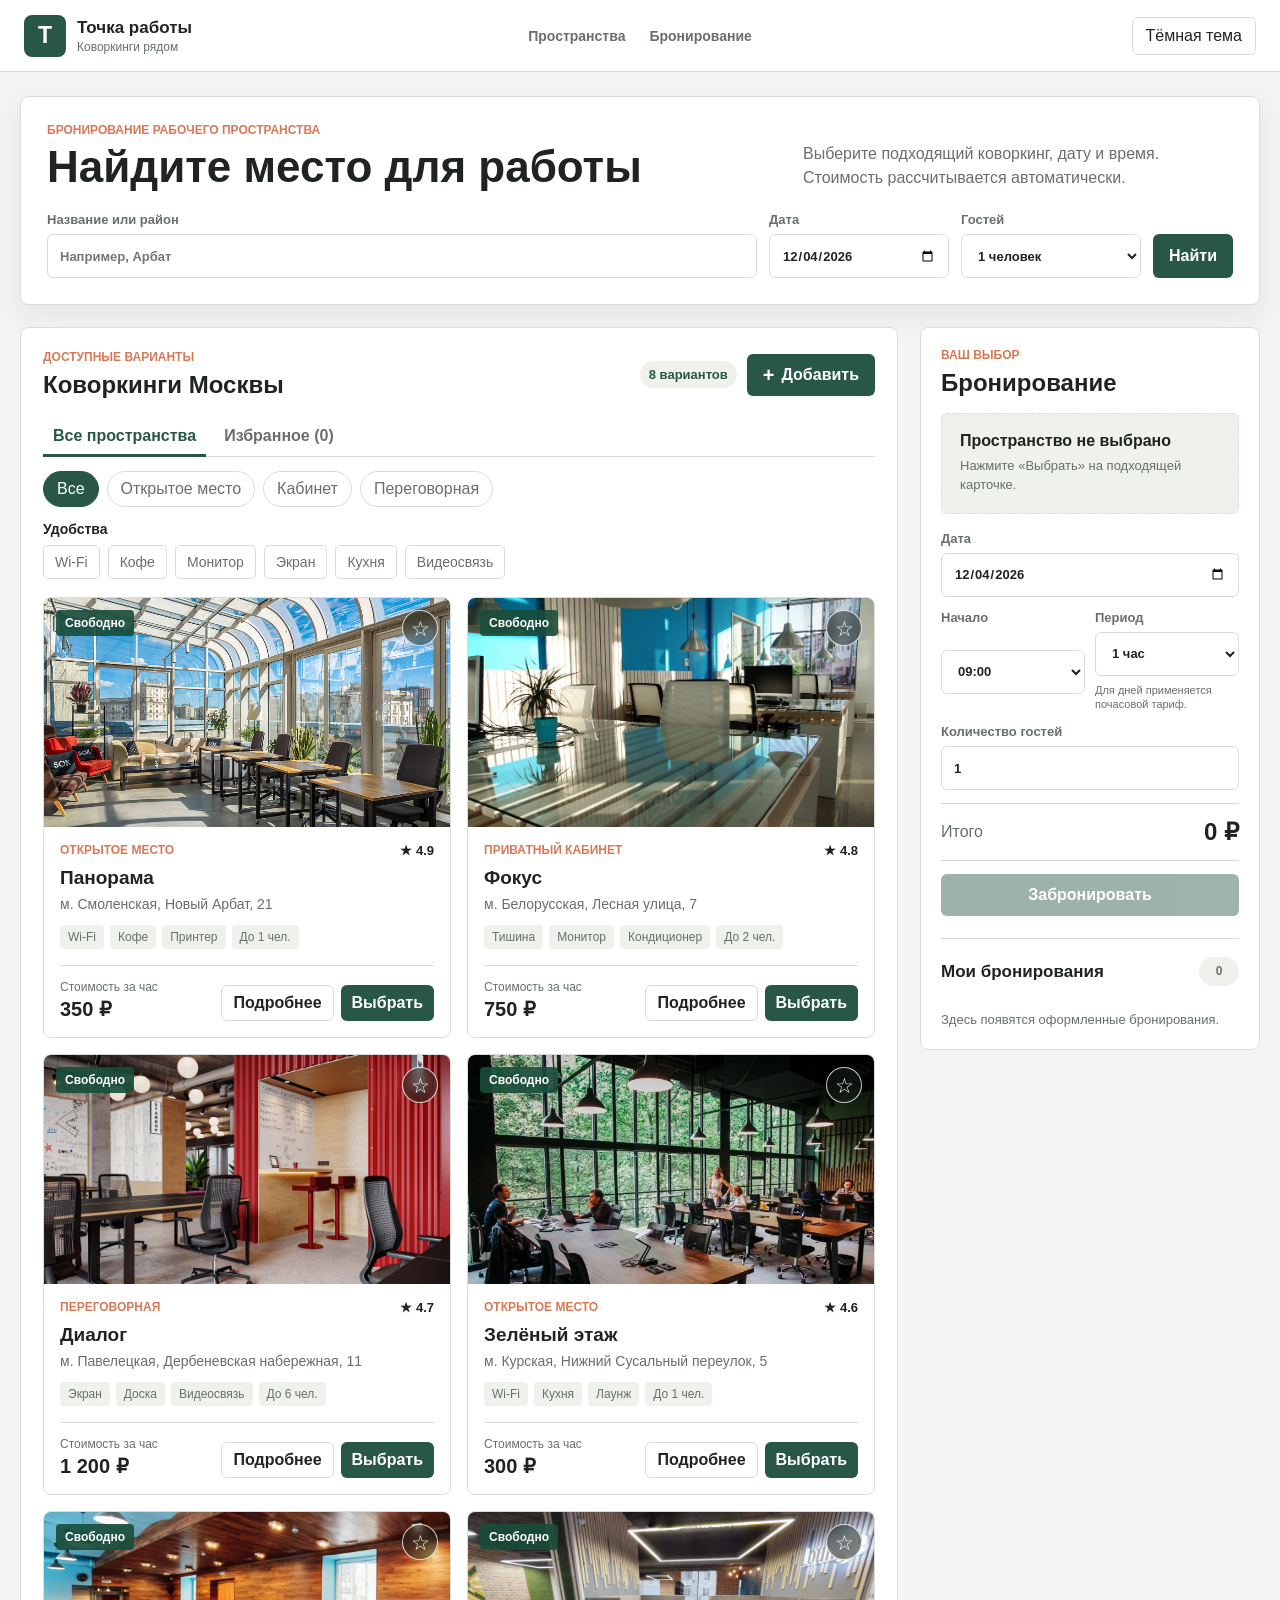
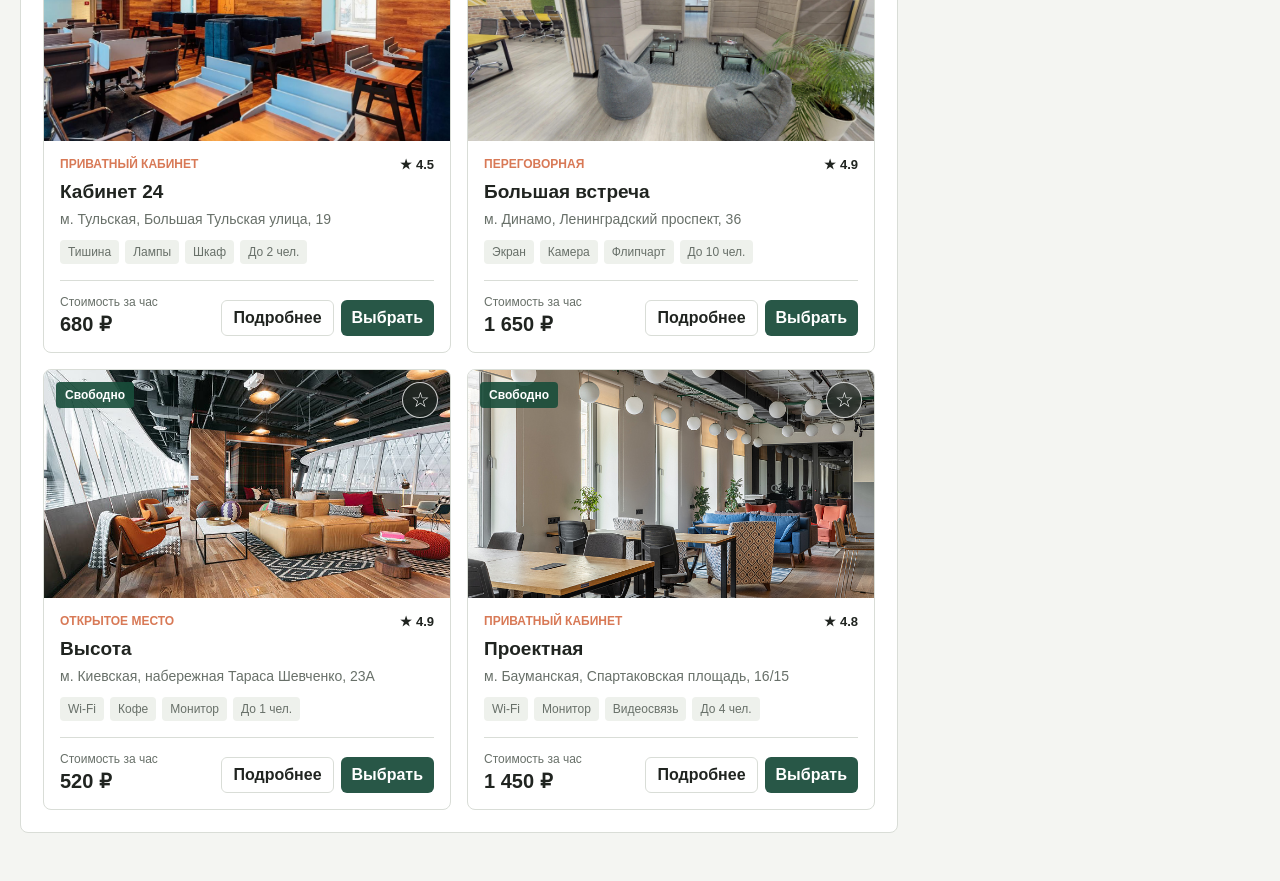
<file: index.html>
<!DOCTYPE html>
<html lang="ru">
<head>
    <meta charset="UTF-8">
    <meta name="viewport" content="width=device-width, initial-scale=1.0">
    <title>Точка работы - бронирование коворкингов</title>
    <link rel="stylesheet" href="css/style.css">
</head>
<body>
    <header class="site-header">
        <a class="brand" href="#" aria-label="Точка работы">
            <span class="brand-mark">Т</span>
            <span>
                <strong>Точка работы</strong>
                <small>Коворкинги рядом</small>
            </span>
        </a>

        <nav class="header-nav" id="mainNav" aria-label="Основная навигация">
            <a href="#spaces">Пространства</a>
            <a href="#booking">Бронирование</a>
        </nav>

        <div class="header-actions">
            <button
                class="menu-button"
                id="menuButton"
                type="button"
                aria-label="Открыть меню"
                aria-controls="mainNav"
                aria-expanded="false"
            >☰</button>
            <button class="theme-button" id="themeButton" type="button">Тёмная тема</button>
        </div>
    </header>

    <main>
        <section class="search-section" aria-labelledby="pageTitle">
            <div class="search-heading">
                <div>
                    <p class="eyebrow">Бронирование рабочего пространства</p>
                    <h1 id="pageTitle">Найдите место для работы</h1>
                </div>
                <p>Выберите подходящий коворкинг, дату и время. Стоимость рассчитывается автоматически.</p>
            </div>

            <form class="search-form" id="searchForm">
                <label class="field search-field">
                    <span>Название или район</span>
                    <input id="searchInput" type="search" placeholder="Например, Арбат">
                </label>

                <label class="field">
                    <span>Дата</span>
                    <input id="searchDate" type="date">
                </label>

                <label class="field">
                    <span>Гостей</span>
                    <select id="guestFilter">
                        <option value="1">1 человек</option>
                        <option value="2">2 человека</option>
                        <option value="4">До 4 человек</option>
                        <option value="6">До 6 человек</option>
                        <option value="10">До 10 человек</option>
                    </select>
                </label>

                <button class="primary-button search-button" type="submit">Найти</button>
            </form>
        </section>

        <div class="page-layout">
            <section class="results-section" id="spaces" aria-labelledby="resultsTitle">
                <div class="section-heading">
                    <div>
                        <p class="eyebrow">Доступные варианты</p>
                        <h2 id="resultsTitle">Коворкинги Москвы</h2>
                    </div>
                    <div class="section-heading-actions">
                        <span class="result-count" id="resultCount">0 вариантов</span>
                        <button class="primary-button add-space-button" id="openAddSpace" type="button">
                            <span aria-hidden="true">+</span>
                            Добавить
                        </button>
                    </div>
                </div>

                <div class="catalog-tabs" id="catalogTabs" aria-label="Разделы каталога">
                    <button class="catalog-tab active" type="button" data-view="all">Все пространства</button>
                    <button class="catalog-tab" type="button" data-view="favorites">Избранное (0)</button>
                </div>

                <div class="type-filters" id="typeFilters" aria-label="Фильтр по типу пространства">
                    <button class="filter-button active" type="button" data-type="all">Все</button>
                    <button class="filter-button" type="button" data-type="open">Открытое место</button>
                    <button class="filter-button" type="button" data-type="office">Кабинет</button>
                    <button class="filter-button" type="button" data-type="meeting">Переговорная</button>
                </div>

                <div class="amenity-filter">
                    <span class="filter-label">Удобства</span>
                    <div class="amenity-options" id="amenityFilters" aria-label="Фильтр по удобствам">
                        <label class="amenity-option">
                            <input type="checkbox" value="Wi-Fi">
                            <span>Wi-Fi</span>
                        </label>
                        <label class="amenity-option">
                            <input type="checkbox" value="Кофе">
                            <span>Кофе</span>
                        </label>
                        <label class="amenity-option">
                            <input type="checkbox" value="Монитор">
                            <span>Монитор</span>
                        </label>
                        <label class="amenity-option">
                            <input type="checkbox" value="Экран">
                            <span>Экран</span>
                        </label>
                        <label class="amenity-option">
                            <input type="checkbox" value="Кухня">
                            <span>Кухня</span>
                        </label>
                        <label class="amenity-option">
                            <input type="checkbox" value="Видеосвязь">
                            <span>Видеосвязь</span>
                        </label>
                        <button class="reset-amenities" id="resetAmenities" type="button" hidden>Сбросить</button>
                    </div>
                </div>

                <div class="space-grid" id="spaceGrid"></div>
                <p class="empty-state" id="emptyState">Подходящие пространства не найдены.</p>
            </section>

            <aside class="booking-panel" id="booking" aria-labelledby="bookingTitle">
                <div class="panel-heading">
                    <p class="eyebrow">Ваш выбор</p>
                    <h2 id="bookingTitle">Бронирование</h2>
                </div>

                <div class="selected-placeholder" id="selectedPlaceholder">
                    <strong>Пространство не выбрано</strong>
                    <p>Нажмите «Выбрать» на подходящей карточке.</p>
                </div>

                <div class="selected-space" id="selectedSpace" hidden>
                    <img id="selectedImage" alt="">
                    <div>
                        <span id="selectedType"></span>
                        <strong id="selectedName"></strong>
                        <small id="selectedAddress"></small>
                    </div>
                </div>

                <form class="booking-form" id="bookingForm" novalidate>
                    <label class="field">
                        <span>Дата</span>
                        <input id="bookingDate" type="date" aria-describedby="bookingDateError" required>
                        <small class="field-error" id="bookingDateError" aria-live="polite"></small>
                    </label>

                    <div class="form-row">
                        <label class="field">
                            <span>Начало</span>
                            <select id="bookingTime">
                                <option>09:00</option>
                                <option>10:00</option>
                                <option>11:00</option>
                                <option>12:00</option>
                                <option>13:00</option>
                                <option>14:00</option>
                                <option>15:00</option>
                                <option>16:00</option>
                                <option>17:00</option>
                                <option>18:00</option>
                            </select>
                        </label>

                        <label class="field">
                            <span>Период</span>
                            <select id="bookingDuration">
                                <optgroup label="Часы">
                                    <option value="1">1 час</option>
                                    <option value="2">2 часа</option>
                                    <option value="3">3 часа</option>
                                    <option value="4">4 часа</option>
                                    <option value="6">6 часов</option>
                                    <option value="8">8 часов</option>
                                </optgroup>
                                <optgroup label="Дни">
                                    <option value="24">1 день</option>
                                    <option value="48">2 дня</option>
                                    <option value="72">3 дня</option>
                                    <option value="96">4 дня</option>
                                    <option value="120">5 дней</option>
                                    <option value="144">6 дней</option>
                                    <option value="168">7 дней</option>
                                </optgroup>
                            </select>
                            <small class="field-hint">Для дней применяется почасовой тариф.</small>
                        </label>
                    </div>

                    <label class="field">
                        <span>Количество гостей</span>
                        <input id="bookingGuests" type="number" min="1" value="1" aria-describedby="bookingGuestsError" required>
                        <small class="field-error" id="bookingGuestsError" aria-live="polite"></small>
                    </label>

                    <div class="price-summary">
                        <span>Итого</span>
                        <strong id="totalPrice">0 ₽</strong>
                    </div>

                    <p class="form-message" id="formMessage" role="status" aria-live="polite"></p>
                    <div class="booking-form-actions">
                        <button class="primary-button booking-button" type="submit" disabled>Забронировать</button>
                        <button class="cancel-edit-button" id="cancelEditButton" type="button" hidden>Отменить изменения</button>
                    </div>
                </form>

                <section class="booking-history" aria-labelledby="historyTitle">
                    <div class="history-heading">
                        <h3 id="historyTitle">Мои бронирования</h3>
                        <span id="historyCount">0</span>
                    </div>
                    <ul id="bookingList"></ul>
                    <p id="bookingEmpty">Здесь появятся оформленные бронирования.</p>
                </section>
            </aside>
        </div>
    </main>

    <div class="modal" id="spaceModal" aria-hidden="true">
        <article class="modal-card" role="dialog" aria-modal="true" aria-labelledby="modalTitle">
            <button class="modal-close" id="modalClose" type="button" aria-label="Закрыть">×</button>
            <img id="modalImage" alt="">
            <div class="modal-content">
                <p class="eyebrow" id="modalType"></p>
                <h2 id="modalTitle"></h2>
                <p class="modal-address" id="modalAddress"></p>
                <p id="modalDescription"></p>
                <div class="amenities" id="modalAmenities"></div>
                <button class="primary-button" id="modalSelect" type="button">Выбрать пространство</button>
            </div>
        </article>
    </div>

    <div class="modal" id="addSpaceModal" aria-hidden="true">
        <article class="modal-card form-modal-card" role="dialog" aria-modal="true" aria-labelledby="addSpaceTitle">
            <button class="modal-close" id="addSpaceClose" type="button" aria-label="Закрыть">×</button>
            <div class="modal-content">
                <p class="eyebrow" id="addSpaceEyebrow">Новое пространство</p>
                <h2 id="addSpaceTitle">Добавить коворкинг</h2>

                <form class="add-space-form" id="addSpaceForm" novalidate>
                    <label class="field">
                        <span>Название</span>
                        <input id="newSpaceName" type="text" maxlength="60" aria-describedby="newSpaceNameError" required>
                        <small class="field-error" id="newSpaceNameError" aria-live="polite"></small>
                    </label>

                    <div class="form-row">
                        <label class="field">
                            <span>Тип пространства</span>
                            <select id="newSpaceType">
                                <option value="open">Открытое место</option>
                                <option value="office">Кабинет</option>
                                <option value="meeting">Переговорная</option>
                            </select>
                        </label>

                        <label class="field">
                            <span>Вместимость</span>
                            <input id="newSpaceCapacity" type="number" min="1" max="50" value="1" aria-describedby="newSpaceCapacityError" required>
                            <small class="field-error" id="newSpaceCapacityError" aria-live="polite"></small>
                        </label>
                    </div>

                    <label class="field">
                        <span>Адрес</span>
                        <input id="newSpaceAddress" type="text" maxlength="100" placeholder="Например, м. Сокол, улица Балтийская, 9" aria-describedby="newSpaceAddressError" required>
                        <small class="field-error" id="newSpaceAddressError" aria-live="polite"></small>
                    </label>

                    <label class="field">
                        <span>Стоимость за час, ₽</span>
                        <input id="newSpacePrice" type="number" min="1" max="100000" value="500" aria-describedby="newSpacePriceError" required>
                        <small class="field-error" id="newSpacePriceError" aria-live="polite"></small>
                    </label>

                    <label class="field">
                        <span>Описание</span>
                        <textarea id="newSpaceDescription" maxlength="400" rows="4" aria-describedby="newSpaceDescriptionError" required></textarea>
                        <small class="field-error" id="newSpaceDescriptionError" aria-live="polite"></small>
                    </label>

                    <fieldset class="form-images">
                        <legend>Изображение</legend>
                        <p>Выберите фотографию для карточки коворкинга.</p>
                        <div class="image-options" id="newSpaceImages"></div>
                    </fieldset>

                    <fieldset class="form-amenities">
                        <legend>Удобства</legend>
                        <div class="amenity-options">
                            <label class="amenity-option">
                                <input type="checkbox" name="newAmenity" value="Wi-Fi">
                                <span>Wi-Fi</span>
                            </label>
                            <label class="amenity-option">
                                <input type="checkbox" name="newAmenity" value="Кофе">
                                <span>Кофе</span>
                            </label>
                            <label class="amenity-option">
                                <input type="checkbox" name="newAmenity" value="Монитор">
                                <span>Монитор</span>
                            </label>
                            <label class="amenity-option">
                                <input type="checkbox" name="newAmenity" value="Экран">
                                <span>Экран</span>
                            </label>
                            <label class="amenity-option">
                                <input type="checkbox" name="newAmenity" value="Кухня">
                                <span>Кухня</span>
                            </label>
                            <label class="amenity-option">
                                <input type="checkbox" name="newAmenity" value="Видеосвязь">
                                <span>Видеосвязь</span>
                            </label>
                        </div>
                    </fieldset>

                    <p class="form-message" id="addSpaceFormMessage" role="status" aria-live="polite"></p>
                    <button class="primary-button" id="addSpaceSubmit" type="submit">Добавить коворкинг</button>
                </form>
            </div>
        </article>
    </div>

    <div class="toast" id="toast" role="status" aria-live="polite"></div>

    <script src="js/data.js"></script>
    <script src="js/script.js"></script>
</body>
</html>
</file>
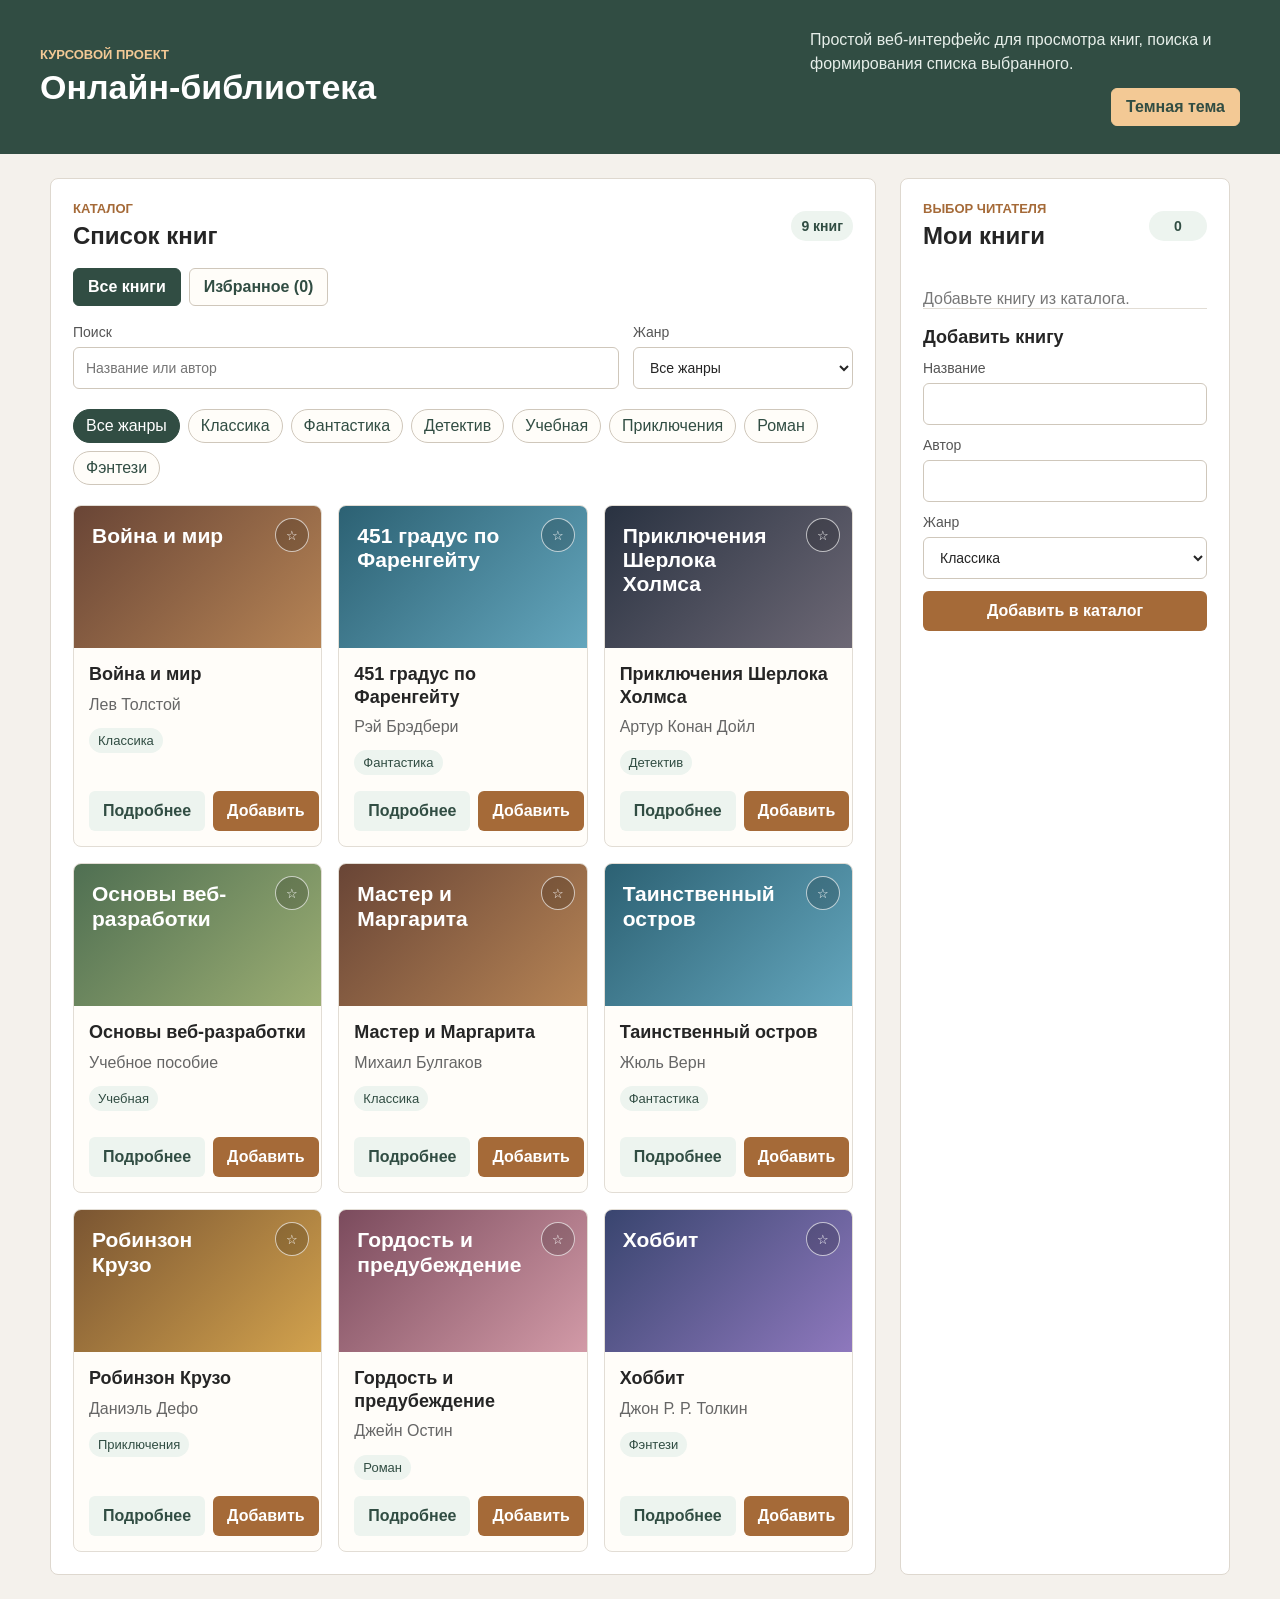
<file: WebApp/index.html>
<!DOCTYPE html>
<html lang="ru">
<head>
    <meta charset="UTF-8">
    <meta name="viewport" content="width=device-width, initial-scale=1.0">
    <title>Онлайн-библиотека</title>
    <link rel="stylesheet" href="styles.css">
</head>
<body>
    <header class="top-header">
        <div>
            <p class="label">Курсовой проект</p>
            <h1>Онлайн-библиотека</h1>
        </div>
        <div class="header-actions">
            <p class="header-text">Простой веб-интерфейс для просмотра книг, поиска и формирования списка выбранного.</p>
            <button class="theme-toggle" id="themeToggle" type="button">Темная тема</button>
        </div>
    </header>

    <main class="layout">
        <section class="catalog-section" aria-labelledby="catalog-title">
            <div class="panel-head">
                <div>
                    <p class="label">Каталог</p>
                    <h2 id="catalog-title">Список книг</h2>
                </div>
                <span class="counter" id="booksCount">0 книг</span>
            </div>

            <div class="catalog-tabs" id="viewTabs" aria-label="Вкладки каталога">
                <button class="catalog-tab active" type="button" data-view="all">Все книги</button>
                <button class="catalog-tab" type="button" data-view="favorites">Избранное</button>
            </div>

            <form class="filters" id="filtersForm">
                <label class="field">
                    <span>Поиск</span>
                    <input type="search" id="searchInput" placeholder="Название или автор">
                </label>

                <label class="field">
                    <span>Жанр</span>
                    <select id="genreSelect">
                        <option value="all">Все жанры</option>
                        <option value="Классика">Классика</option>
                        <option value="Фантастика">Фантастика</option>
                        <option value="Детектив">Детектив</option>
                        <option value="Учебная">Учебная</option>
                        <option value="Приключения">Приключения</option>
                        <option value="Роман">Роман</option>
                        <option value="Фэнтези">Фэнтези</option>
                    </select>
                </label>
            </form>

            <div class="genre-buttons" id="genreButtons" aria-label="Быстрый фильтр по жанрам"></div>

            <div class="books-grid" id="booksGrid"></div>
            <p class="empty-message" id="emptyMessage">Книги не найдены.</p>
        </section>

        <aside class="side-panel" aria-labelledby="selected-title">
            <div class="panel-head">
                <div>
                    <p class="label">Выбор читателя</p>
                    <h2 id="selected-title">Мои книги</h2>
                </div>
                <span class="counter" id="selectedCount">0</span>
            </div>

            <ul class="selected-list" id="selectedList"></ul>
            <p class="side-note" id="selectedEmpty">Добавьте книгу из каталога.</p>

            <form class="add-form" id="addBookForm">
                <h3>Добавить книгу</h3>
                <label class="field">
                    <span>Название</span>
                    <input type="text" id="newTitle" required>
                </label>
                <label class="field">
                    <span>Автор</span>
                    <input type="text" id="newAuthor" required>
                </label>
                <label class="field">
                    <span>Жанр</span>
                    <select id="newGenre">
                        <option>Классика</option>
                        <option>Фантастика</option>
                        <option>Детектив</option>
                        <option>Учебная</option>
                        <option>Приключения</option>
                        <option>Роман</option>
                        <option>Фэнтези</option>
                    </select>
                </label>
                <button class="primary-button" type="submit">Добавить в каталог</button>
            </form>
        </aside>
    </main>

    <div class="modal" id="bookModal" aria-hidden="true">
        <div class="modal-card" role="dialog" aria-modal="true" aria-labelledby="modalTitle">
            <button class="modal-close" id="modalClose" type="button" aria-label="Закрыть">x</button>
            <p class="label" id="modalGenre">Жанр</p>
            <h2 id="modalTitle">Название книги</h2>
            <p class="modal-author" id="modalAuthor">Автор</p>
            <p class="modal-description" id="modalDescription">Описание книги.</p>

            <div class="rating-block">
                <span>Оценка:</span>
                <div class="rating-buttons" id="ratingButtons"></div>
            </div>
        </div>
    </div>

    <script src="script.js"></script>
</body>
</html>
</file>
<file: css/style.css>
:root {
    color-scheme: light;
    --page: #f4f5f2;
    --surface: #ffffff;
    --surface-soft: #eef1ec;
    --text: #202420;
    --muted: #687069;
    --line: #d9ddd7;
    --primary: #285747;
    --primary-hover: #1e4437;
    --accent: #d87956;
    --accent-soft: #fae5dc;
    --warning: #8a3b2b;
    --shadow: 0 10px 30px rgba(35, 44, 38, 0.08);
}

* {
    box-sizing: border-box;
}

[hidden] {
    display: none !important;
}

html {
    scroll-behavior: smooth;
}

body {
    margin: 0;
    font-family: Arial, Helvetica, sans-serif;
    color: var(--text);
    background: var(--page);
}

button,
input,
select,
textarea {
    font: inherit;
}

button {
    cursor: pointer;
}

.site-header {
    position: sticky;
    top: 0;
    z-index: 20;
    display: grid;
    grid-template-columns: 1fr auto 1fr;
    align-items: center;
    gap: 24px;
    min-height: 72px;
    padding: 12px max(24px, calc((100% - 1240px) / 2));
    border-bottom: 1px solid var(--line);
    background: color-mix(in srgb, var(--surface) 94%, transparent);
    backdrop-filter: blur(12px);
}

.brand {
    display: inline-flex;
    align-items: center;
    gap: 11px;
    width: fit-content;
    color: var(--text);
    text-decoration: none;
}

.brand-mark {
    display: grid;
    width: 42px;
    height: 42px;
    place-items: center;
    border-radius: 8px;
    color: #ffffff;
    background: var(--primary);
    font-size: 23px;
    font-weight: 800;
}

.brand strong,
.brand small {
    display: block;
}

.brand strong {
    font-size: 17px;
}

.brand small {
    margin-top: 2px;
    color: var(--muted);
    font-size: 12px;
}

.header-nav {
    display: flex;
    gap: 24px;
}

.header-nav a {
    color: var(--muted);
    font-size: 14px;
    font-weight: 700;
    text-decoration: none;
}

.header-nav a:hover {
    color: var(--primary);
}

.header-actions {
    display: flex;
    align-items: center;
    justify-self: end;
    gap: 8px;
}

.menu-button {
    display: none;
    width: 40px;
    height: 38px;
    border: 1px solid var(--line);
    border-radius: 6px;
    padding: 0;
    color: var(--text);
    background: var(--surface);
    font-size: 21px;
    line-height: 1;
}

.menu-button:hover,
.menu-button[aria-expanded="true"] {
    border-color: var(--primary);
    color: var(--primary);
}

.theme-button {
    min-height: 38px;
    border: 1px solid var(--line);
    border-radius: 6px;
    padding: 0 13px;
    color: var(--text);
    background: var(--surface);
}

.theme-button:hover {
    border-color: var(--primary);
}

main {
    width: min(1240px, calc(100% - 32px));
    margin: 24px auto 48px;
}

.search-section {
    padding: 26px;
    border: 1px solid var(--line);
    border-radius: 8px;
    background: var(--surface);
    box-shadow: var(--shadow);
}

.search-heading {
    display: flex;
    align-items: end;
    justify-content: space-between;
    gap: 32px;
    margin-bottom: 22px;
}

.search-heading h1,
.section-heading h2,
.panel-heading h2 {
    margin: 0;
}

.search-heading h1 {
    font-size: clamp(28px, 4vw, 44px);
    line-height: 1.05;
}

.search-heading > p {
    max-width: 430px;
    margin: 0;
    color: var(--muted);
    line-height: 1.5;
}

.eyebrow {
    margin: 0 0 7px;
    color: var(--accent);
    font-size: 12px;
    font-weight: 800;
    text-transform: uppercase;
}

.search-form {
    display: grid;
    grid-template-columns: minmax(220px, 1fr) 180px 180px auto;
    gap: 12px;
    align-items: end;
}

.field {
    display: grid;
    gap: 7px;
    color: var(--muted);
    font-size: 13px;
    font-weight: 700;
}

input,
select,
textarea {
    width: 100%;
    border: 1px solid var(--line);
    border-radius: 6px;
    padding: 0 12px;
    color: var(--text);
    background: var(--surface);
}

input,
select {
    height: 44px;
}

textarea {
    min-height: 100px;
    padding-block: 11px;
    resize: vertical;
}

input:focus,
select:focus,
textarea:focus {
    outline: 2px solid color-mix(in srgb, var(--primary) 35%, transparent);
    border-color: var(--primary);
}

input.input-error,
select.input-error,
textarea.input-error {
    border-color: var(--warning);
    background: color-mix(in srgb, var(--warning) 6%, var(--surface));
    box-shadow: 0 0 0 2px color-mix(in srgb, var(--warning) 14%, transparent);
}

.field-error {
    min-height: 0;
    color: var(--warning);
    font-size: 12px;
    font-weight: 600;
    line-height: 1.35;
}

.field-error:empty {
    display: none;
}

.field-hint {
    color: var(--muted);
    font-size: 11px;
    font-weight: 400;
    line-height: 1.3;
}

.primary-button {
    min-height: 42px;
    border: 0;
    border-radius: 6px;
    padding: 0 16px;
    color: #ffffff;
    background: var(--primary);
    font-weight: 800;
}

.primary-button:hover:not(:disabled) {
    background: var(--primary-hover);
}

.primary-button:disabled {
    cursor: not-allowed;
    opacity: 0.45;
}

.search-button {
    height: 44px;
}

.page-layout {
    display: grid;
    grid-template-columns: minmax(0, 1fr) 340px;
    gap: 22px;
    align-items: start;
    margin-top: 22px;
}

.results-section,
.booking-panel {
    border: 1px solid var(--line);
    border-radius: 8px;
    background: var(--surface);
}

.results-section {
    min-width: 0;
    padding: 22px;
}

.section-heading,
.history-heading {
    display: flex;
    align-items: center;
    justify-content: space-between;
    gap: 16px;
}

.section-heading {
    margin-bottom: 18px;
}

.section-heading-actions {
    display: flex;
    align-items: center;
    gap: 10px;
}

.add-space-button {
    display: inline-flex;
    align-items: center;
    gap: 7px;
    white-space: nowrap;
}

.add-space-button span {
    font-size: 20px;
    line-height: 1;
}

.section-heading h2,
.panel-heading h2 {
    font-size: 24px;
}

.result-count,
.history-heading span {
    min-width: 40px;
    padding: 6px 9px;
    border-radius: 16px;
    color: var(--primary);
    background: var(--surface-soft);
    font-size: 13px;
    font-weight: 800;
    text-align: center;
}

.catalog-tabs {
    display: flex;
    gap: 8px;
    margin-bottom: 14px;
    border-bottom: 1px solid var(--line);
}

.catalog-tab {
    min-height: 40px;
    margin-bottom: -1px;
    border: 0;
    border-bottom: 3px solid transparent;
    padding: 0 10px;
    color: var(--muted);
    background: transparent;
    font-weight: 800;
}

.catalog-tab:hover {
    color: var(--primary);
}

.catalog-tab.active {
    border-bottom-color: var(--primary);
    color: var(--primary);
}

.type-filters {
    display: flex;
    flex-wrap: wrap;
    gap: 8px;
    margin-bottom: 14px;
}

.filter-button {
    min-height: 36px;
    border: 1px solid var(--line);
    border-radius: 18px;
    padding: 0 13px;
    color: var(--muted);
    background: var(--surface);
}

.filter-button:hover {
    color: var(--primary);
    border-color: var(--primary);
}

.filter-button.active {
    color: #ffffff;
    border-color: var(--primary);
    background: var(--primary);
}

.amenity-filter {
    margin-bottom: 18px;
}

.filter-label {
    display: block;
    margin-bottom: 8px;
    color: var(--text);
    font-size: 14px;
    font-weight: 800;
}

.amenity-options {
    display: flex;
    flex-wrap: wrap;
    gap: 8px;
}

.amenity-option {
    position: relative;
    cursor: pointer;
}

.amenity-option input {
    position: absolute;
    width: 1px;
    height: 1px;
    opacity: 0;
}

.amenity-option span,
.reset-amenities {
    display: inline-flex;
    min-height: 34px;
    align-items: center;
    border: 1px solid var(--line);
    border-radius: 5px;
    padding: 0 11px;
    color: var(--muted);
    background: var(--surface);
    font-size: 14px;
}

.amenity-option:hover span,
.amenity-option input:focus-visible + span {
    color: var(--primary);
    border-color: var(--primary);
}

.amenity-option input:checked + span {
    color: var(--primary);
    border-color: var(--primary);
    background: color-mix(in srgb, var(--primary) 12%, var(--surface));
    font-weight: 800;
}

.reset-amenities {
    color: var(--warning);
}

.reset-amenities:hover {
    border-color: var(--warning);
}

.space-grid {
    display: grid;
    grid-template-columns: repeat(2, minmax(0, 1fr));
    gap: 16px;
}

.space-card {
    display: flex;
    min-width: 0;
    flex-direction: column;
    overflow: hidden;
    border: 1px solid var(--line);
    border-radius: 8px;
    background: var(--surface);
    transition: border-color 160ms ease, transform 160ms ease, box-shadow 160ms ease;
}

.space-card:hover {
    border-color: color-mix(in srgb, var(--primary) 45%, var(--line));
    transform: translateY(-2px);
    box-shadow: var(--shadow);
}

.space-card.selected {
    border-color: var(--primary);
    box-shadow: 0 0 0 2px color-mix(in srgb, var(--primary) 18%, transparent);
}

.space-image {
    position: relative;
    aspect-ratio: 16 / 9;
    overflow: hidden;
    background: var(--surface-soft);
}

.space-image img {
    width: 100%;
    height: 100%;
    object-fit: cover;
}

.availability {
    position: absolute;
    top: 12px;
    left: 12px;
    padding: 6px 9px;
    border-radius: 4px;
    color: #ffffff;
    background: rgba(25, 77, 58, 0.9);
    font-size: 12px;
    font-weight: 800;
}

.favorite-button {
    position: absolute;
    top: 12px;
    right: 12px;
    display: grid;
    width: 36px;
    height: 36px;
    place-items: center;
    border: 1px solid rgba(255, 255, 255, 0.78);
    border-radius: 50%;
    color: #ffffff;
    background: rgba(24, 32, 27, 0.48);
    font-size: 21px;
    line-height: 1;
    backdrop-filter: blur(5px);
}

.favorite-button:hover {
    background: rgba(24, 32, 27, 0.7);
}

.favorite-button.active {
    border-color: #ffffff;
    color: #9b4f32;
    background: #ffffff;
}

.custom-space-actions {
    position: absolute;
    z-index: 2;
    top: 12px;
    left: 12px;
    display: flex;
    gap: 7px;
}

.custom-space-button {
    display: grid;
    width: 36px;
    height: 36px;
    place-items: center;
    border: 1px solid rgba(255, 255, 255, 0.78);
    border-radius: 50%;
    color: #ffffff;
    background: rgba(24, 32, 27, 0.62);
    font-size: 19px;
    font-weight: 800;
    line-height: 1;
    backdrop-filter: blur(5px);
}

.custom-space-button:hover {
    background: rgba(24, 32, 27, 0.82);
}

.delete-space-button:hover {
    color: #ffffff;
    background: var(--warning);
}

.space-body {
    display: flex;
    flex: 1;
    flex-direction: column;
    padding: 16px;
}

.space-meta {
    display: flex;
    align-items: center;
    justify-content: space-between;
    gap: 12px;
    margin-bottom: 8px;
}

.space-type {
    color: var(--accent);
    font-size: 12px;
    font-weight: 800;
    text-transform: uppercase;
}

.rating {
    font-size: 13px;
    font-weight: 800;
}

.space-body h3 {
    margin: 0 0 7px;
    font-size: 19px;
    line-height: 1.25;
}

.space-address {
    margin: 0 0 13px;
    color: var(--muted);
    font-size: 14px;
}

.feature-list,
.amenities {
    display: flex;
    flex-wrap: wrap;
    gap: 6px;
}

.feature-list {
    margin-bottom: 16px;
}

.feature-list span,
.amenities span {
    padding: 5px 8px;
    border-radius: 4px;
    color: var(--muted);
    background: var(--surface-soft);
    font-size: 12px;
}

.card-footer {
    display: flex;
    align-items: end;
    justify-content: space-between;
    gap: 12px;
    margin-top: auto;
    padding-top: 14px;
    border-top: 1px solid var(--line);
}

.space-price small,
.space-price strong {
    display: block;
}

.space-price small {
    color: var(--muted);
    font-size: 12px;
}

.space-price strong {
    margin-top: 3px;
    font-size: 20px;
}

.card-actions {
    display: flex;
    gap: 7px;
}

.details-button,
.select-button {
    min-height: 36px;
    border-radius: 6px;
    padding: 0 11px;
    font-weight: 800;
}

.details-button {
    border: 1px solid var(--line);
    color: var(--text);
    background: var(--surface);
}

.details-button:hover {
    border-color: var(--primary);
}

.select-button {
    border: 0;
    color: #ffffff;
    background: var(--primary);
}

.select-button:hover {
    background: var(--primary-hover);
}

.empty-state {
    display: none;
    margin: 28px 0;
    color: var(--muted);
    text-align: center;
}

.empty-state.show {
    display: block;
}

.booking-panel {
    position: sticky;
    top: 94px;
    padding: 20px;
}

.panel-heading {
    margin-bottom: 16px;
}

.selected-placeholder {
    padding: 18px;
    border: 1px dashed var(--line);
    border-radius: 6px;
    color: var(--muted);
    background: var(--surface-soft);
}

.selected-placeholder strong {
    color: var(--text);
}

.selected-placeholder p {
    margin: 7px 0 0;
    font-size: 13px;
    line-height: 1.45;
}

.selected-space {
    display: grid;
    grid-template-columns: 88px 1fr;
    gap: 12px;
    align-items: center;
    padding-bottom: 16px;
    border-bottom: 1px solid var(--line);
}

.selected-space img {
    width: 88px;
    height: 70px;
    border-radius: 6px;
    object-fit: cover;
}

.selected-space span,
.selected-space strong,
.selected-space small {
    display: block;
}

.selected-space span {
    margin-bottom: 4px;
    color: var(--accent);
    font-size: 11px;
    font-weight: 800;
    text-transform: uppercase;
}

.selected-space strong {
    margin-bottom: 4px;
    line-height: 1.25;
}

.selected-space small {
    color: var(--muted);
}

.booking-form {
    display: grid;
    gap: 13px;
    margin-top: 17px;
}

.form-row {
    display: grid;
    grid-template-columns: 1fr 1fr;
    gap: 10px;
}

.price-summary {
    display: flex;
    align-items: center;
    justify-content: space-between;
    padding: 14px 0;
    border-top: 1px solid var(--line);
    border-bottom: 1px solid var(--line);
}

.price-summary span {
    color: var(--muted);
}

.price-summary strong {
    font-size: 24px;
}

.form-message {
    display: none;
    margin: 0;
    color: var(--warning);
    font-size: 13px;
    line-height: 1.4;
}

.form-message.show {
    display: block;
}

.form-message.success {
    padding: 10px 12px;
    border: 1px solid color-mix(in srgb, var(--primary) 45%, var(--line));
    border-radius: 6px;
    color: var(--primary);
    background: color-mix(in srgb, var(--primary) 9%, var(--surface));
    font-weight: 700;
}

.booking-form-actions {
    display: grid;
    gap: 8px;
}

.booking-button,
.cancel-edit-button {
    width: 100%;
}

.cancel-edit-button {
    min-height: 40px;
    border: 1px solid var(--line);
    border-radius: 6px;
    color: var(--text);
    background: var(--surface);
    font-weight: 800;
}

.cancel-edit-button:hover {
    border-color: var(--primary);
    color: var(--primary);
}

.booking-history {
    margin-top: 22px;
    padding-top: 18px;
    border-top: 1px solid var(--line);
}

.history-heading h3 {
    margin: 0;
    font-size: 17px;
}

.booking-history ul {
    display: grid;
    gap: 9px;
    margin: 13px 0 0;
    padding: 0;
    list-style: none;
}

.booking-history li {
    position: relative;
    padding: 11px 70px 11px 11px;
    border: 1px solid var(--line);
    border-radius: 6px;
    background: var(--surface-soft);
}

.booking-history li.editing {
    border-color: var(--primary);
    box-shadow: 0 0 0 2px color-mix(in srgb, var(--primary) 16%, transparent);
}

.booking-history strong,
.booking-history span {
    display: block;
}

.booking-history strong {
    margin-bottom: 4px;
    font-size: 13px;
}

.booking-history span {
    color: var(--muted);
    font-size: 12px;
    line-height: 1.35;
}

.edit-booking,
.cancel-booking {
    position: absolute;
    top: 9px;
    width: 25px;
    height: 25px;
    border: 0;
    border-radius: 4px;
    font-weight: 800;
}

.edit-booking {
    right: 39px;
    color: var(--primary);
    background: color-mix(in srgb, var(--primary) 14%, var(--surface));
}

.cancel-booking {
    right: 9px;
    color: var(--warning);
    background: var(--accent-soft);
}

#bookingEmpty {
    margin: 12px 0 0;
    color: var(--muted);
    font-size: 13px;
    line-height: 1.4;
}

.modal {
    position: fixed;
    inset: 0;
    z-index: 50;
    display: none;
    align-items: center;
    justify-content: center;
    padding: 20px;
    background: rgba(20, 27, 23, 0.62);
}

.modal.show {
    display: flex;
}

.modal-card {
    position: relative;
    display: grid;
    grid-template-columns: 1.05fr 1fr;
    width: min(850px, 100%);
    max-height: calc(100vh - 40px);
    overflow: auto;
    border-radius: 8px;
    background: var(--surface);
    box-shadow: 0 20px 60px rgba(0, 0, 0, 0.25);
}

.modal-card > img {
    width: 100%;
    height: 100%;
    min-height: 390px;
    object-fit: cover;
}

.form-modal-card {
    display: block;
    width: min(620px, 100%);
}

.modal-content {
    padding: 30px;
}

.modal-content h2 {
    margin: 0 0 7px;
    font-size: 28px;
}

.modal-address {
    margin: 0 0 18px;
    color: var(--muted);
}

.modal-content > p:not(.eyebrow, .modal-address) {
    margin: 0 0 18px;
    line-height: 1.6;
}

.modal-content .amenities {
    margin-bottom: 24px;
}

.modal-close {
    position: absolute;
    top: 12px;
    right: 12px;
    width: 34px;
    height: 34px;
    border: 0;
    border-radius: 6px;
    color: var(--text);
    background: var(--surface);
    font-size: 24px;
    line-height: 1;
    box-shadow: 0 3px 12px rgba(0, 0, 0, 0.16);
}

.add-space-form {
    display: grid;
    gap: 15px;
    margin-top: 22px;
}

.form-images,
.form-amenities {
    margin: 0;
    border: 0;
    padding: 0;
}

.form-images legend,
.form-amenities legend {
    margin-bottom: 8px;
    color: var(--muted);
    font-size: 13px;
    font-weight: 700;
}

.form-images > p {
    margin: -3px 0 10px;
    color: var(--muted);
    font-size: 12px;
}

.image-options {
    display: grid;
    grid-template-columns: repeat(4, minmax(0, 1fr));
    gap: 9px;
}

.image-option {
    position: relative;
    min-width: 0;
    cursor: pointer;
}

.image-option input {
    position: absolute;
    width: 1px;
    height: 1px;
    opacity: 0;
}

.image-choice {
    display: block;
    overflow: hidden;
    border: 2px solid transparent;
    border-radius: 7px;
    background: var(--surface-soft);
    transition: border-color 160ms ease, box-shadow 160ms ease;
}

.image-choice img {
    width: 100%;
    aspect-ratio: 4 / 3;
    object-fit: cover;
}

.image-choice small {
    display: block;
    padding: 6px;
    color: var(--muted);
    font-size: 11px;
    font-weight: 700;
    text-align: center;
}

.image-option:hover .image-choice,
.image-option input:focus-visible + .image-choice {
    border-color: color-mix(in srgb, var(--primary) 55%, var(--line));
}

.image-option input:checked + .image-choice {
    border-color: var(--primary);
    box-shadow: 0 0 0 2px color-mix(in srgb, var(--primary) 16%, transparent);
}

.toast {
    position: fixed;
    right: 24px;
    bottom: 24px;
    z-index: 70;
    max-width: 340px;
    padding: 13px 16px;
    border-radius: 6px;
    color: #ffffff;
    background: var(--primary);
    box-shadow: var(--shadow);
    opacity: 0;
    transform: translateY(12px);
    pointer-events: none;
    transition: opacity 180ms ease, transform 180ms ease;
}

.toast.show {
    opacity: 1;
    transform: translateY(0);
}

body.dark-theme {
    color-scheme: dark;
    --page: #171c1a;
    --surface: #222925;
    --surface-soft: #2b342f;
    --text: #eef2ef;
    --muted: #aab5ae;
    --line: #3b4740;
    --primary: #68a88d;
    --primary-hover: #7ab99e;
    --accent: #ed9a78;
    --accent-soft: #4b3028;
    --warning: #ffc0aa;
    --shadow: 0 10px 30px rgba(0, 0, 0, 0.24);
}

body.dark-theme .primary-button,
body.dark-theme .filter-button.active,
body.dark-theme .select-button {
    color: #122019;
}

body.dark-theme .catalog-tab.active {
    color: var(--primary);
}

body.dark-theme .availability {
    color: #122019;
    background: rgba(132, 201, 170, 0.94);
}

@media (max-width: 1000px) {
    .search-form {
        grid-template-columns: 1fr 1fr;
    }

    .page-layout {
        grid-template-columns: 1fr;
    }

    .booking-panel {
        position: static;
    }
}

@media (max-width: 720px) {
    .site-header {
        grid-template-columns: 1fr auto;
        padding-inline: 16px;
    }

    .header-nav {
        display: none;
    }

    .header-nav.open {
        position: absolute;
        top: calc(100% + 1px);
        right: 16px;
        left: 16px;
        display: flex;
        align-items: stretch;
        flex-direction: column;
        gap: 0;
        overflow: hidden;
        border: 1px solid var(--line);
        border-radius: 8px;
        background: var(--surface);
        box-shadow: var(--shadow);
    }

    .header-nav a {
        padding: 14px 16px;
    }

    .header-nav a + a {
        border-top: 1px solid var(--line);
    }

    .menu-button {
        display: block;
    }

    main {
        width: min(100% - 20px, 1240px);
        margin-top: 10px;
    }

    .search-section,
    .results-section,
    .booking-panel {
        padding: 17px;
    }

    .search-heading {
        display: block;
    }

    .search-heading > p {
        margin-top: 12px;
    }

    .space-grid {
        grid-template-columns: 1fr;
    }

    .modal-card {
        grid-template-columns: 1fr;
    }

    .modal-card > img {
        min-height: 220px;
        max-height: 260px;
    }
}

@media (max-width: 500px) {
    .brand small {
        display: none;
    }

    .theme-button {
        padding-inline: 9px;
        font-size: 13px;
    }

    .search-form,
    .form-row {
        grid-template-columns: 1fr;
    }

    .image-options {
        grid-template-columns: repeat(2, minmax(0, 1fr));
    }

    .section-heading {
        align-items: flex-start;
    }

    .section-heading-actions {
        align-items: flex-end;
        flex-direction: column;
    }

    .add-space-button {
        min-height: 38px;
        padding-inline: 11px;
    }

    .card-footer {
        align-items: stretch;
        flex-direction: column;
    }

    .card-actions {
        display: grid;
        grid-template-columns: 1fr 1fr;
    }

    .modal-content {
        padding: 22px;
    }
}
</file>
<file: WebApp/styles.css>
* {
    box-sizing: border-box;
}

body {
    margin: 0;
    font-family: Arial, Helvetica, sans-serif;
    color: #252525;
    background: #f4f1ec;
}

.top-header {
    display: flex;
    justify-content: space-between;
    gap: 24px;
    align-items: center;
    padding: 28px 40px;
    color: #ffffff;
    background: #314d43;
}

.top-header h1,
.panel-head h2,
.add-form h3 {
    margin: 0;
}

.top-header h1 {
    font-size: 34px;
    font-weight: 700;
}

.header-text {
    max-width: 430px;
    margin: 0;
    line-height: 1.5;
    color: #e6eee9;
}

.header-actions {
    display: grid;
    gap: 12px;
    justify-items: end;
}

.theme-toggle {
    min-height: 38px;
    border: 1px solid #f3c995;
    border-radius: 6px;
    padding: 0 14px;
    font: inherit;
    font-weight: 700;
    color: #314d43;
    background: #f3c995;
    cursor: pointer;
}

.theme-toggle:hover {
    background: #e8b977;
}

.label {
    margin: 0 0 6px;
    font-size: 13px;
    text-transform: uppercase;
    letter-spacing: 0;
    color: #a56a38;
    font-weight: 700;
}

.top-header .label {
    color: #f3c995;
}

.layout {
    display: grid;
    grid-template-columns: 1fr 330px;
    gap: 24px;
    width: min(1180px, calc(100% - 32px));
    margin: 24px auto;
}

.catalog-section,
.side-panel {
    background: #ffffff;
    border: 1px solid #ded8cf;
    border-radius: 8px;
    padding: 22px;
}

.panel-head {
    display: flex;
    justify-content: space-between;
    gap: 16px;
    align-items: center;
    margin-bottom: 18px;
}

.counter {
    min-width: 58px;
    padding: 7px 10px;
    border-radius: 20px;
    background: #edf4ef;
    color: #314d43;
    text-align: center;
    font-size: 14px;
    font-weight: 700;
}

.catalog-tabs {
    display: flex;
    gap: 8px;
    margin-bottom: 18px;
}

.catalog-tab {
    min-height: 38px;
    border: 1px solid #cfc7bb;
    border-radius: 6px;
    padding: 0 14px;
    font: inherit;
    font-weight: 700;
    color: #314d43;
    background: #fffdf9;
    cursor: pointer;
}

.catalog-tab:hover {
    background: #edf4ef;
}

.catalog-tab.active {
    border-color: #314d43;
    color: #ffffff;
    background: #314d43;
}

.filters {
    display: grid;
    grid-template-columns: 1fr 220px;
    gap: 14px;
    margin-bottom: 20px;
}

.genre-buttons {
    display: flex;
    flex-wrap: wrap;
    gap: 8px;
    margin: 0 0 20px;
}

.genre-filter {
    min-height: 34px;
    border: 1px solid #cfc7bb;
    border-radius: 18px;
    padding: 0 12px;
    font: inherit;
    color: #314d43;
    background: #fffdf9;
    cursor: pointer;
}

.genre-filter:hover {
    background: #edf4ef;
}

.genre-filter.active {
    border-color: #314d43;
    color: #ffffff;
    background: #314d43;
}

.field {
    display: grid;
    gap: 7px;
    font-size: 14px;
    color: #555555;
}

input,
select {
    width: 100%;
    height: 42px;
    border: 1px solid #cfc7bb;
    border-radius: 6px;
    padding: 0 12px;
    font: inherit;
    color: #252525;
    background: #ffffff;
}

input:focus,
select:focus {
    outline: 2px solid #83a792;
    border-color: #83a792;
}

.books-grid {
    display: grid;
    grid-template-columns: repeat(auto-fill, minmax(210px, 1fr));
    gap: 16px;
}

.book-card {
    display: flex;
    flex-direction: column;
    min-height: 330px;
    border: 1px solid #e2ddd5;
    border-radius: 8px;
    overflow: hidden;
    background: #fffdf9;
}

.cover {
    position: relative;
    height: 142px;
    padding: 18px;
    color: #ffffff;
    background: #6d826f;
}

.favorite-button {
    position: absolute;
    top: 12px;
    right: 12px;
    width: 34px;
    height: 34px;
    border: 1px solid rgba(255, 255, 255, 0.65);
    border-radius: 50%;
    color: #ffffff;
    background: rgba(0, 0, 0, 0.18);
    cursor: pointer;
}

.favorite-button.active {
    border-color: #f3c995;
    color: #314d43;
    background: #f3c995;
}

.cover.classic {
    background: linear-gradient(135deg, #694536, #b68455);
}

.cover.science {
    background: linear-gradient(135deg, #2c6173, #64a6bd);
}

.cover.detective {
    background: linear-gradient(135deg, #293241, #6d6875);
}

.cover.study {
    background: linear-gradient(135deg, #4f6f52, #9cae73);
}

.cover.adventure {
    background: linear-gradient(135deg, #7a5532, #d2a24d);
}

.cover.novel {
    background: linear-gradient(135deg, #7b4b5d, #d29aa7);
}

.cover.fantasy {
    background: linear-gradient(135deg, #39456f, #8e78bd);
}

.cover-title {
    display: block;
    max-width: 150px;
    font-size: 21px;
    font-weight: 700;
    line-height: 1.15;
}

.book-info {
    display: flex;
    flex: 1;
    flex-direction: column;
    padding: 15px;
}

.book-info h3 {
    margin: 0 0 8px;
    font-size: 18px;
    line-height: 1.25;
}

.author {
    margin: 0 0 12px;
    color: #666666;
    line-height: 1.4;
}

.genre {
    width: fit-content;
    margin: 0 0 16px;
    padding: 5px 9px;
    border-radius: 14px;
    color: #314d43;
    background: #edf4ef;
    font-size: 13px;
}

.book-info button,
.primary-button {
    min-height: 40px;
    margin-top: auto;
    border: 0;
    border-radius: 6px;
    padding: 0 14px;
    font: inherit;
    font-weight: 700;
    color: #ffffff;
    background: #a56a38;
    cursor: pointer;
}

.book-info button:hover,
.primary-button:hover {
    background: #89542a;
}

.book-info button.added {
    color: #314d43;
    background: #dce9df;
}

.empty-message,
.side-note {
    display: none;
    margin: 16px 0 0;
    color: #777777;
}

.empty-message.show,
.side-note.show {
    display: block;
}

.selected-list {
    display: grid;
    gap: 10px;
    margin: 0 0 22px;
    padding: 0;
    list-style: none;
}

.selected-list li {
    display: flex;
    justify-content: space-between;
    gap: 10px;
    align-items: center;
    border: 1px solid #e2ddd5;
    border-radius: 8px;
    padding: 10px;
    background: #fffdf9;
}

.selected-list strong {
    display: block;
    margin-bottom: 3px;
    font-size: 14px;
}

.selected-list span {
    color: #666666;
    font-size: 13px;
}

.remove-button {
    min-width: 30px;
    height: 30px;
    border: 0;
    border-radius: 50%;
    color: #8a2d2d;
    background: #f3dddd;
    cursor: pointer;
}

.add-form {
    display: grid;
    gap: 12px;
    border-top: 1px solid #e2ddd5;
    padding-top: 18px;
}

.add-form h3 {
    font-size: 18px;
}

.book-actions {
    display: grid;
    grid-template-columns: 1fr 1fr;
    gap: 8px;
    margin-top: auto;
}

.book-actions button {
    margin-top: 0;
}

.details-button {
    color: #314d43 !important;
    background: #edf4ef !important;
}

.details-button:hover {
    background: #dce9df !important;
}

.modal {
    position: fixed;
    inset: 0;
    display: none;
    align-items: center;
    justify-content: center;
    padding: 20px;
    background: rgba(31, 36, 32, 0.45);
}

.modal.show {
    display: flex;
}

.modal-card {
    position: relative;
    width: min(480px, 100%);
    border-radius: 8px;
    padding: 24px;
    background: #ffffff;
    box-shadow: 0 18px 45px rgba(0, 0, 0, 0.18);
}

.modal-close {
    position: absolute;
    top: 12px;
    right: 12px;
    width: 30px;
    height: 30px;
    border: 0;
    border-radius: 50%;
    color: #8a2d2d;
    background: #f3dddd;
    cursor: pointer;
}

.modal-card h2 {
    margin: 0 34px 8px 0;
    font-size: 24px;
    line-height: 1.25;
}

.modal-author {
    margin: 0 0 16px;
    color: #666666;
}

.modal-description {
    margin: 0 0 20px;
    line-height: 1.55;
}

.rating-block {
    display: flex;
    gap: 12px;
    align-items: center;
    border-top: 1px solid #e2ddd5;
    padding-top: 16px;
    color: #555555;
}

.rating-buttons {
    display: flex;
    gap: 6px;
}

.rating-button {
    width: 34px;
    height: 34px;
    border: 1px solid #cfc7bb;
    border-radius: 50%;
    color: #6e4a2c;
    background: #fffdf9;
    cursor: pointer;
}

.rating-button.active {
    border-color: #a56a38;
    color: #ffffff;
    background: #a56a38;
}

body.dark-theme {
    color: #eeeeee;
    background: #171d1b;
}

body.dark-theme .top-header {
    background: #111816;
}

body.dark-theme .header-text {
    color: #cbd8d1;
}

body.dark-theme .theme-toggle {
    border-color: #83a792;
    color: #ffffff;
    background: #3d6756;
}

body.dark-theme .theme-toggle:hover {
    background: #4d7d68;
}

body.dark-theme .catalog-section,
body.dark-theme .side-panel,
body.dark-theme .modal-card {
    border-color: #35443e;
    background: #222b28;
}

body.dark-theme .book-card,
body.dark-theme .selected-list li,
body.dark-theme .rating-button,
body.dark-theme .genre-filter,
body.dark-theme .catalog-tab {
    border-color: #35443e;
    background: #1d2522;
}

body.dark-theme input,
body.dark-theme select {
    border-color: #4b5c55;
    color: #eeeeee;
    background: #151c1a;
}

body.dark-theme input::placeholder {
    color: #8fa099;
}

body.dark-theme .field,
body.dark-theme .author,
body.dark-theme .selected-list span,
body.dark-theme .modal-author,
body.dark-theme .rating-block {
    color: #b9c6c0;
}

body.dark-theme .counter,
body.dark-theme .genre,
body.dark-theme .details-button,
body.dark-theme .book-info button.added {
    color: #dce9df !important;
    background: #30443b !important;
}

body.dark-theme .genre-filter {
    color: #dce9df;
}

body.dark-theme .catalog-tab {
    color: #dce9df;
}

body.dark-theme .catalog-tab:hover {
    background: #30443b;
}

body.dark-theme .catalog-tab.active {
    border-color: #83a792;
    color: #111816;
    background: #83a792;
}

body.dark-theme .genre-filter:hover {
    background: #30443b;
}

body.dark-theme .genre-filter.active {
    border-color: #83a792;
    color: #111816;
    background: #83a792;
}

body.dark-theme .details-button:hover {
    background: #3a5448 !important;
}

body.dark-theme .add-form,
body.dark-theme .rating-block {
    border-color: #35443e;
}

body.dark-theme .empty-message,
body.dark-theme .side-note {
    color: #9aaaa3;
}

body.dark-theme .modal {
    background: rgba(0, 0, 0, 0.65);
}

body.dark-theme .modal-close,
body.dark-theme .remove-button {
    color: #ffd7d7;
    background: #663838;
}

body.dark-theme .rating-button {
    color: #f3c995;
}

body.dark-theme .rating-button.active {
    border-color: #f3c995;
    color: #111816;
    background: #f3c995;
}

@media (max-width: 850px) {
    .top-header {
        display: block;
        padding: 24px;
    }

    .header-actions {
        justify-items: start;
        margin-top: 12px;
    }

    .layout {
        grid-template-columns: 1fr;
    }

    .filters {
        grid-template-columns: 1fr;
    }
}

@media (max-width: 520px) {
    .top-header h1 {
        font-size: 28px;
    }

    .catalog-section,
    .side-panel {
        padding: 16px;
    }

    .panel-head {
        align-items: flex-start;
        flex-direction: column;
    }

    .book-actions {
        grid-template-columns: 1fr;
    }

    .rating-block {
        align-items: flex-start;
        flex-direction: column;
    }
}
</file>
